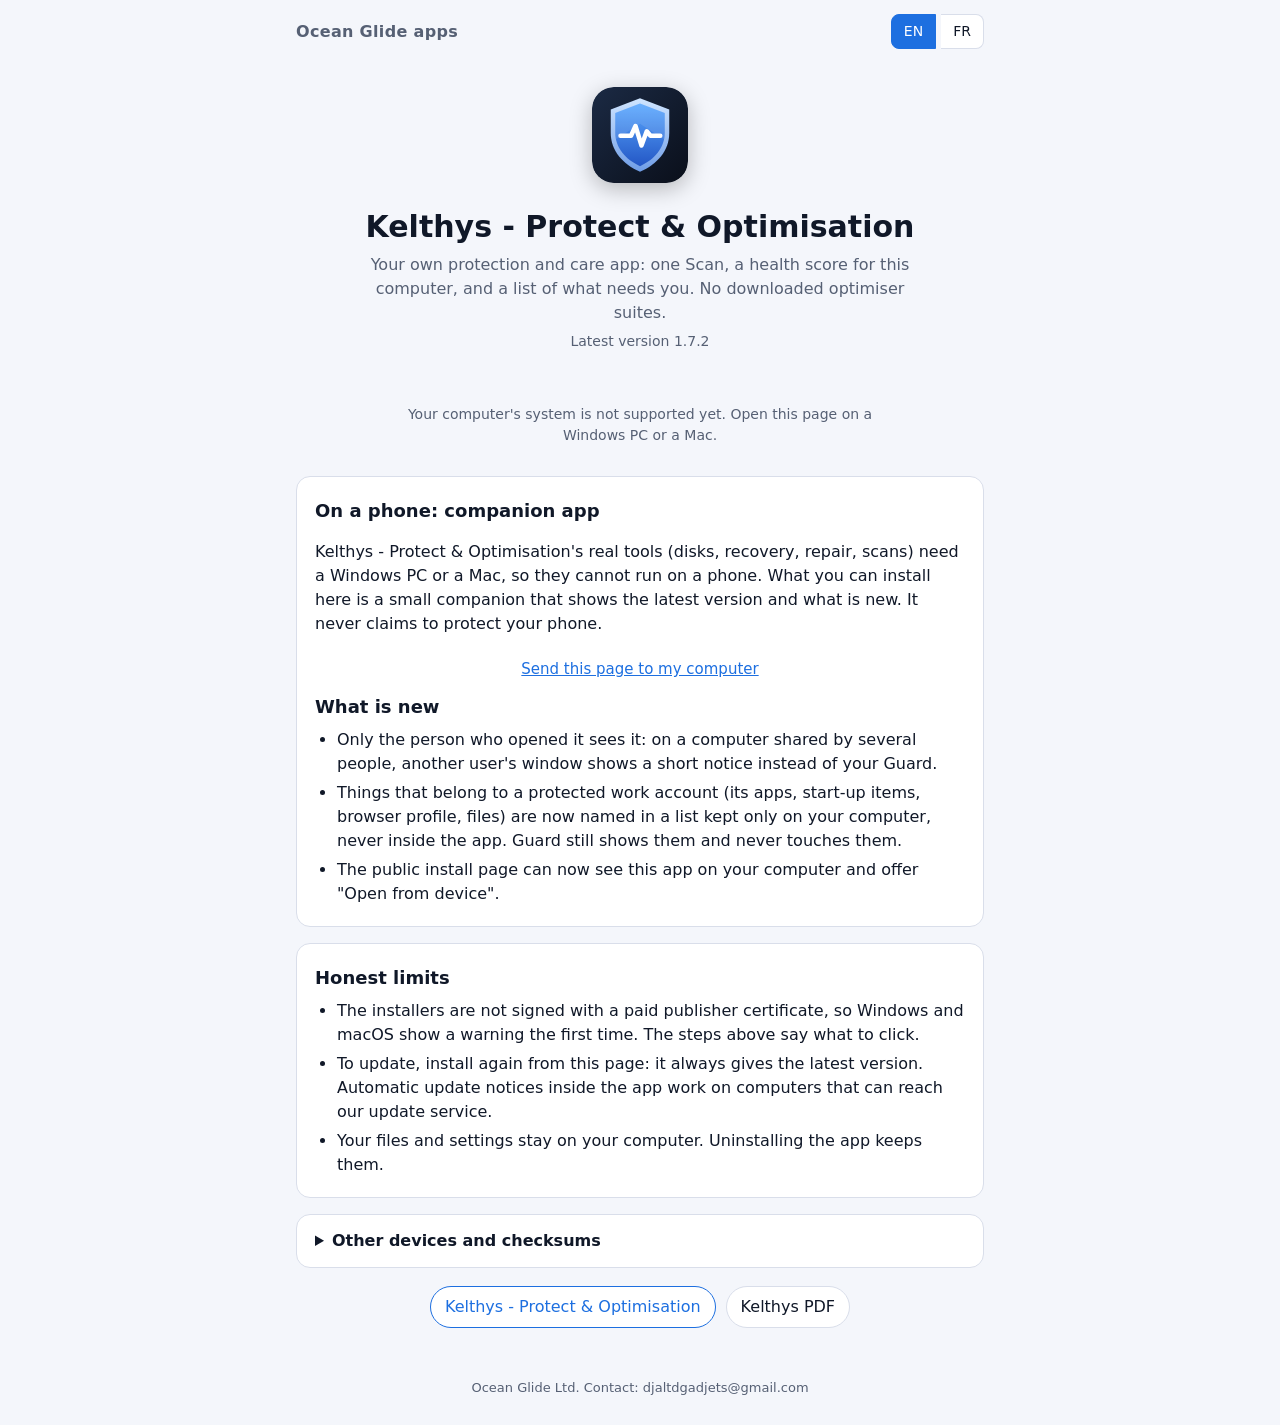
<file: guard/index.html>
<!doctype html>
<html lang="en">
<head>
<meta charset="utf-8">
<meta name="viewport" content="width=device-width, initial-scale=1">
<meta name="color-scheme" content="light dark">
<meta name="theme-color" content="#0a0f1a">
<title>Install</title>
<link rel="manifest" href="manifest.webmanifest">
<link rel="icon" href="../assets/guard.svg" type="image/svg+xml">
<link rel="apple-touch-icon" href="icon-180.png">
<link rel="stylesheet" href="../assets/install.css">
</head>
<body data-app="guard">
<header class="top">
  <span class="brand" data-i18n="brand"></span>
  <div class="lang" role="group" data-i18n-aria="lang.label">
    <button type="button" id="langEn" data-lang="en">EN</button>
    <button type="button" id="langFr" data-lang="fr">FR</button>
  </div>
</header>
<main>
  <section class="hero">
    <img class="appicon" id="appIcon" src="../assets/guard.svg" alt="" width="96" height="96">
    <h1 id="appName"></h1>
    <p class="lead" id="appLead"></p>
    <p class="meta" id="versionLine"></p>

    <div class="actions" id="actions">
      <button type="button" class="big" id="primary" hidden></button>
      <a class="big link" id="download" hidden></a>
      <button type="button" class="secondary" id="openAlready" hidden></button>
      <a class="secondary link" id="intel" hidden></a>
    </div>
    <p class="status" id="status" role="status" aria-live="polite"></p>
    <p class="notice" id="osNote"></p>
  </section>

  <section class="panel" id="phone" hidden>
    <h2 data-i18n="phone.title"></h2>
    <p data-i18n="phone.lead"></p>
    <div class="actions">
      <button type="button" class="big" id="pwaInstall" hidden data-i18n="phone.install"></button>
      <button type="button" class="secondary" id="shareLink" data-i18n="phone.share"></button>
    </div>
    <p class="notice" id="iosHint" hidden data-i18n="phone.ios"></p>
    <div id="whatsNew" hidden>
      <h3 data-i18n="whatsnew.title"></h3>
      <ul id="whatsNewList"></ul>
    </div>
  </section>

  <section class="panel" id="stepsPanel" hidden>
    <h2 data-i18n="steps.title"></h2>
    <ol id="stepList"></ol>
    <p class="warn" id="warnText"></p>
  </section>

  <section class="panel" id="limits">
    <h2 data-i18n="limits.title"></h2>
    <ul>
      <li data-i18n="limits.unsigned"></li>
      <li data-i18n="limits.updates"></li>
      <li data-i18n="limits.data"></li>
    </ul>
  </section>

  <details class="panel" id="others">
    <summary data-i18n="others.title"></summary>
    <ul id="otherList"></ul>
    <p class="meta" data-i18n="others.unsupported"></p>
  </details>

  <nav class="apps" id="appsNav" aria-label="apps"></nav>
</main>
<footer><span data-i18n="footer"></span></footer>
<script src="../assets/install.js"></script>
</body>
</html>
</file>
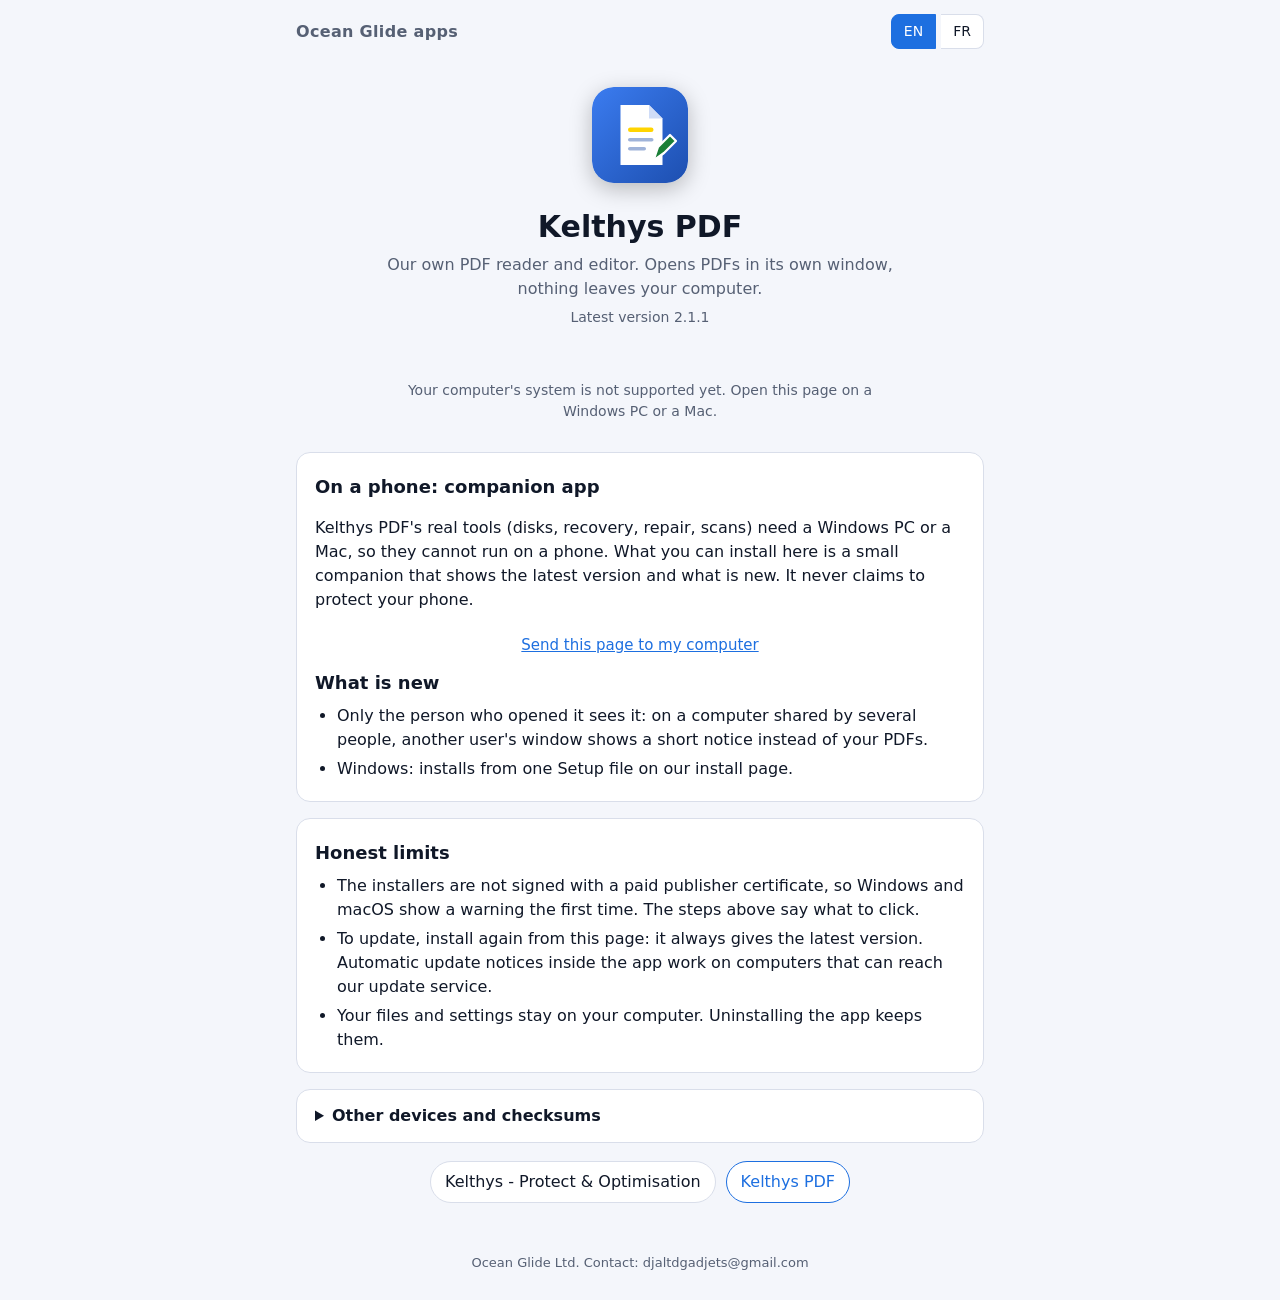
<file: pdf-desk/index.html>
<!doctype html>
<html lang="en">
<head>
<meta charset="utf-8">
<meta name="viewport" content="width=device-width, initial-scale=1">
<meta name="color-scheme" content="light dark">
<meta name="theme-color" content="#0a0f1a">
<title>Install</title>
<link rel="manifest" href="manifest.webmanifest">
<link rel="icon" href="../assets/pdf-desk.svg" type="image/svg+xml">
<link rel="apple-touch-icon" href="icon-180.png">
<link rel="stylesheet" href="../assets/install.css">
</head>
<body data-app="pdf-desk">
<header class="top">
  <span class="brand" data-i18n="brand"></span>
  <div class="lang" role="group" data-i18n-aria="lang.label">
    <button type="button" id="langEn" data-lang="en">EN</button>
    <button type="button" id="langFr" data-lang="fr">FR</button>
  </div>
</header>
<main>
  <section class="hero">
    <img class="appicon" id="appIcon" src="../assets/pdf-desk.svg" alt="" width="96" height="96">
    <h1 id="appName"></h1>
    <p class="lead" id="appLead"></p>
    <p class="meta" id="versionLine"></p>

    <div class="actions" id="actions">
      <button type="button" class="big" id="primary" hidden></button>
      <a class="big link" id="download" hidden></a>
      <button type="button" class="secondary" id="openAlready" hidden></button>
      <a class="secondary link" id="intel" hidden></a>
    </div>
    <p class="status" id="status" role="status" aria-live="polite"></p>
    <p class="notice" id="osNote"></p>
  </section>

  <section class="panel" id="phone" hidden>
    <h2 data-i18n="phone.title"></h2>
    <p data-i18n="phone.lead"></p>
    <div class="actions">
      <button type="button" class="big" id="pwaInstall" hidden data-i18n="phone.install"></button>
      <button type="button" class="secondary" id="shareLink" data-i18n="phone.share"></button>
    </div>
    <p class="notice" id="iosHint" hidden data-i18n="phone.ios"></p>
    <div id="whatsNew" hidden>
      <h3 data-i18n="whatsnew.title"></h3>
      <ul id="whatsNewList"></ul>
    </div>
  </section>

  <section class="panel" id="stepsPanel" hidden>
    <h2 data-i18n="steps.title"></h2>
    <ol id="stepList"></ol>
    <p class="warn" id="warnText"></p>
  </section>

  <section class="panel" id="limits">
    <h2 data-i18n="limits.title"></h2>
    <ul>
      <li data-i18n="limits.unsigned"></li>
      <li data-i18n="limits.updates"></li>
      <li data-i18n="limits.data"></li>
    </ul>
  </section>

  <details class="panel" id="others">
    <summary data-i18n="others.title"></summary>
    <ul id="otherList"></ul>
    <p class="meta" data-i18n="others.unsupported"></p>
  </details>

  <nav class="apps" id="appsNav" aria-label="apps"></nav>
</main>
<footer><span data-i18n="footer"></span></footer>
<script src="../assets/install.js"></script>
</body>
</html>
</file>
<file: assets/install.css>
:root { --bg:#f4f6fb; --card:#fff; --ink:#101828; --mute:#566074; --line:#d9deea; --acc:#1d6fe0; --acc-ink:#fff; --warn-bg:#fff6e0; --warn-ink:#6b4b00; --ok:#12804a; }
@media (prefers-color-scheme: dark) { :root:not([data-theme="light"]) { --bg:#0a0f1a; --card:#121a2b; --ink:#eef2fb; --mute:#9aa6bf; --line:#23304a; --acc:#4d94ff; --acc-ink:#04122b; --warn-bg:#2a2210; --warn-ink:#f3d58a; --ok:#4cd694; } }
* { box-sizing: border-box; }
html { -webkit-text-size-adjust: 100%; }
body { margin:0; background:var(--bg); color:var(--ink); font:16px/1.5 system-ui,-apple-system,"Segoe UI",Roboto,sans-serif; }
.top { display:flex; justify-content:space-between; align-items:center; max-width:720px; margin:0 auto; padding:14px 16px; }
.brand { font-weight:600; color:var(--mute); letter-spacing:.02em; }
.lang button { border:1px solid var(--line); background:var(--card); color:var(--ink); padding:6px 12px; font:inherit; font-size:14px; cursor:pointer; }
.lang button:first-child { border-radius:8px 0 0 8px; } .lang button:last-child { border-radius:0 8px 8px 0; border-left:0; }
.lang button[aria-pressed="true"] { background:var(--acc); color:var(--acc-ink); border-color:var(--acc); }
main { max-width:720px; margin:0 auto; padding:0 16px 32px; }
.hero { text-align:center; padding:24px 0 8px; }
.appicon { border-radius:22px; box-shadow:0 6px 22px rgba(0,0,0,.25); }
h1 { margin:14px 0 4px; font-size:30px; }
.lead { margin:0 auto 6px; max-width:34em; color:var(--mute); }
.meta { margin:4px 0 16px; font-size:14px; color:var(--mute); }
.actions { display:flex; flex-direction:column; align-items:center; gap:10px; margin:14px 0 6px; }
.big { display:inline-block; min-width:min(100%,320px); padding:15px 26px; border:0; border-radius:14px; background:var(--acc); color:var(--acc-ink); font:inherit; font-size:18px; font-weight:600; cursor:pointer; text-decoration:none; }
.big:hover, .big:focus-visible { filter:brightness(1.08); outline:3px solid color-mix(in srgb,var(--acc) 40%,transparent); outline-offset:2px; }
.secondary { background:none; border:0; color:var(--acc); font:inherit; font-size:15px; cursor:pointer; text-decoration:underline; padding:6px; }
.status { min-height:1.5em; margin:6px 0; font-weight:500; }
.status.ok { color:var(--ok); }
.notice { margin:6px auto; max-width:34em; font-size:14px; color:var(--mute); }
.panel { background:var(--card); border:1px solid var(--line); border-radius:14px; padding:14px 18px; margin:16px 0; }
.panel h2, .panel h3 { margin:6px 0 8px; font-size:18px; }
.panel ol, .panel ul { margin:6px 0; padding-left:22px; } .panel li { margin:5px 0; }
.warn { margin:10px 0 4px; padding:10px 12px; border-radius:10px; background:var(--warn-bg); color:var(--warn-ink); font-size:14px; }
details.panel summary { cursor:pointer; font-weight:600; }
#otherList { list-style:none; padding:0; } #otherList li { padding:8px 0; border-top:1px solid var(--line); display:flex; flex-wrap:wrap; gap:4px 12px; align-items:baseline; }
#otherList .sum { font-family:ui-monospace,Menlo,monospace; font-size:12px; color:var(--mute); }
.apps { display:flex; flex-wrap:wrap; justify-content:center; gap:10px; margin:18px 0; }
.apps a { padding:8px 14px; border:1px solid var(--line); border-radius:999px; color:var(--ink); text-decoration:none; background:var(--card); }
.apps a[aria-current="page"] { border-color:var(--acc); color:var(--acc); }
footer { max-width:720px; margin:0 auto; padding:0 16px 28px; text-align:center; font-size:13px; color:var(--mute); }
[hidden] { display:none !important; }
@media (max-width:480px) { h1 { font-size:26px; } }
</file>
